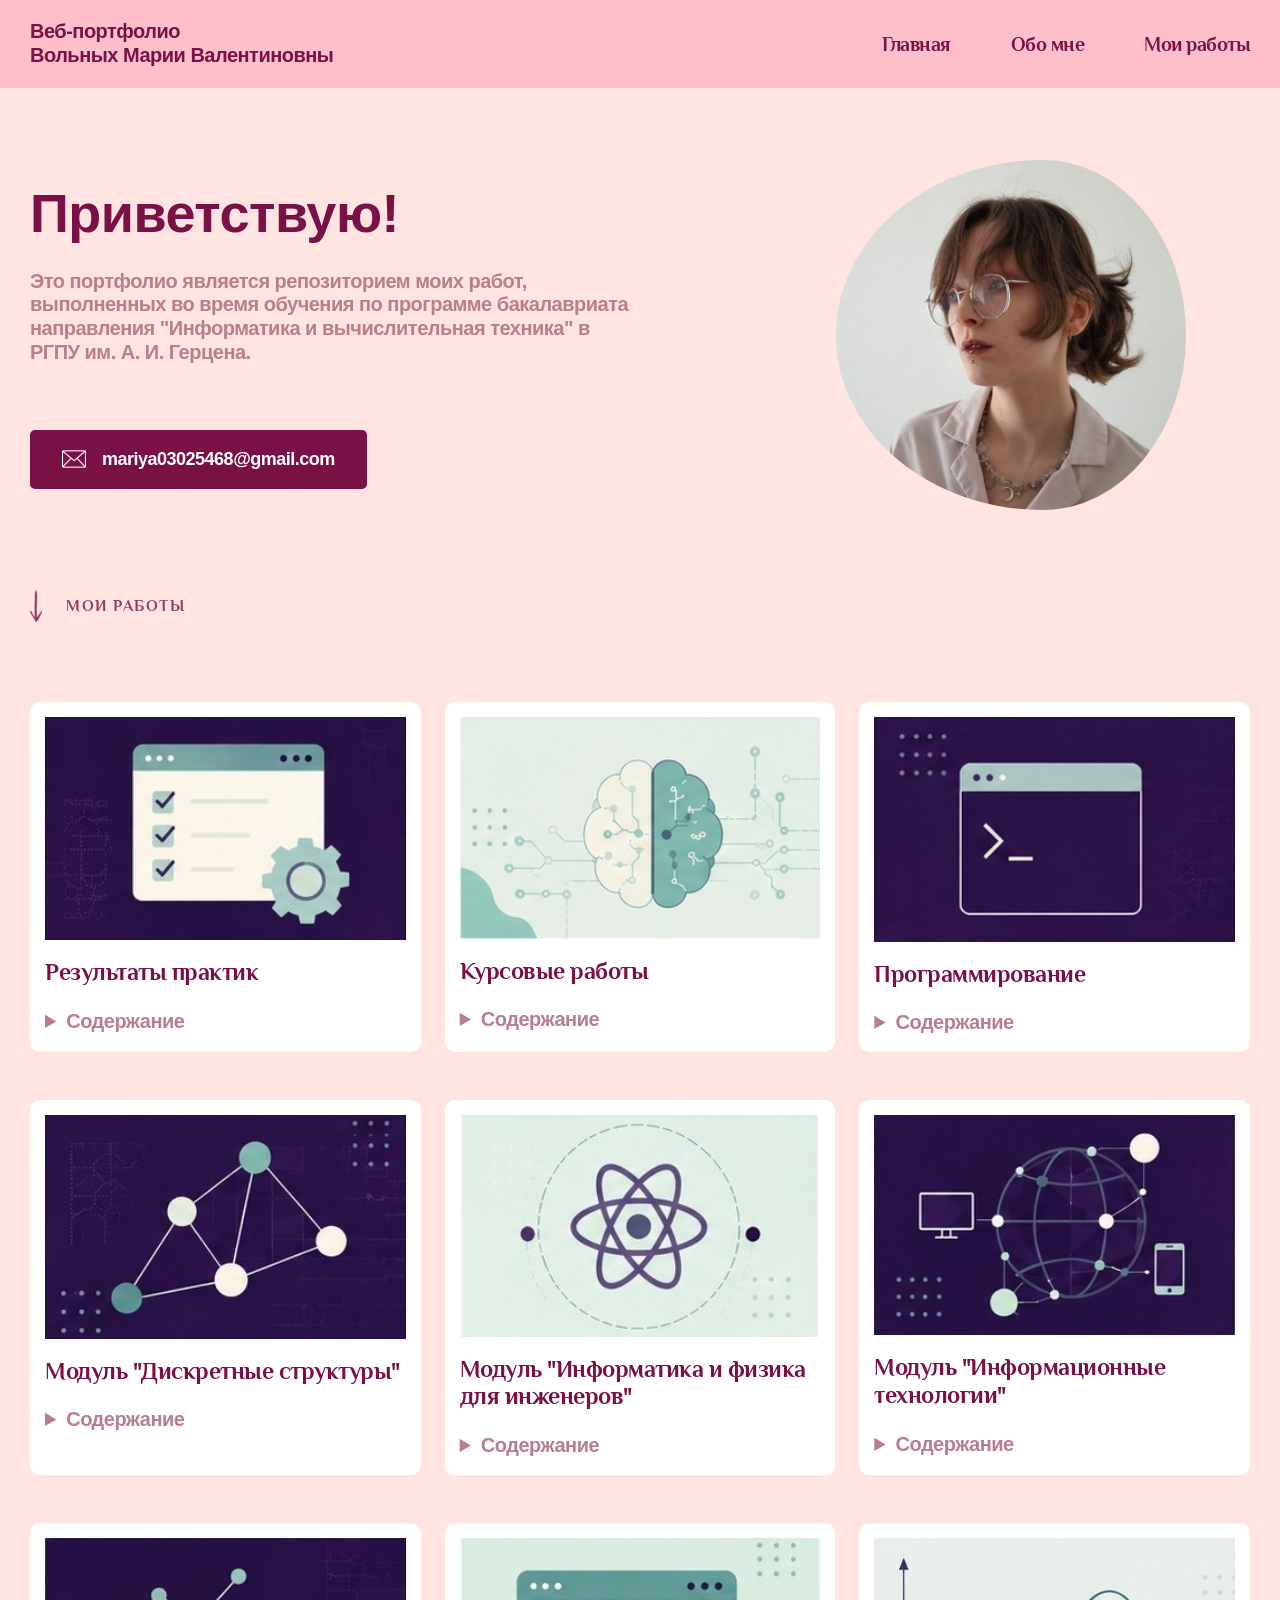
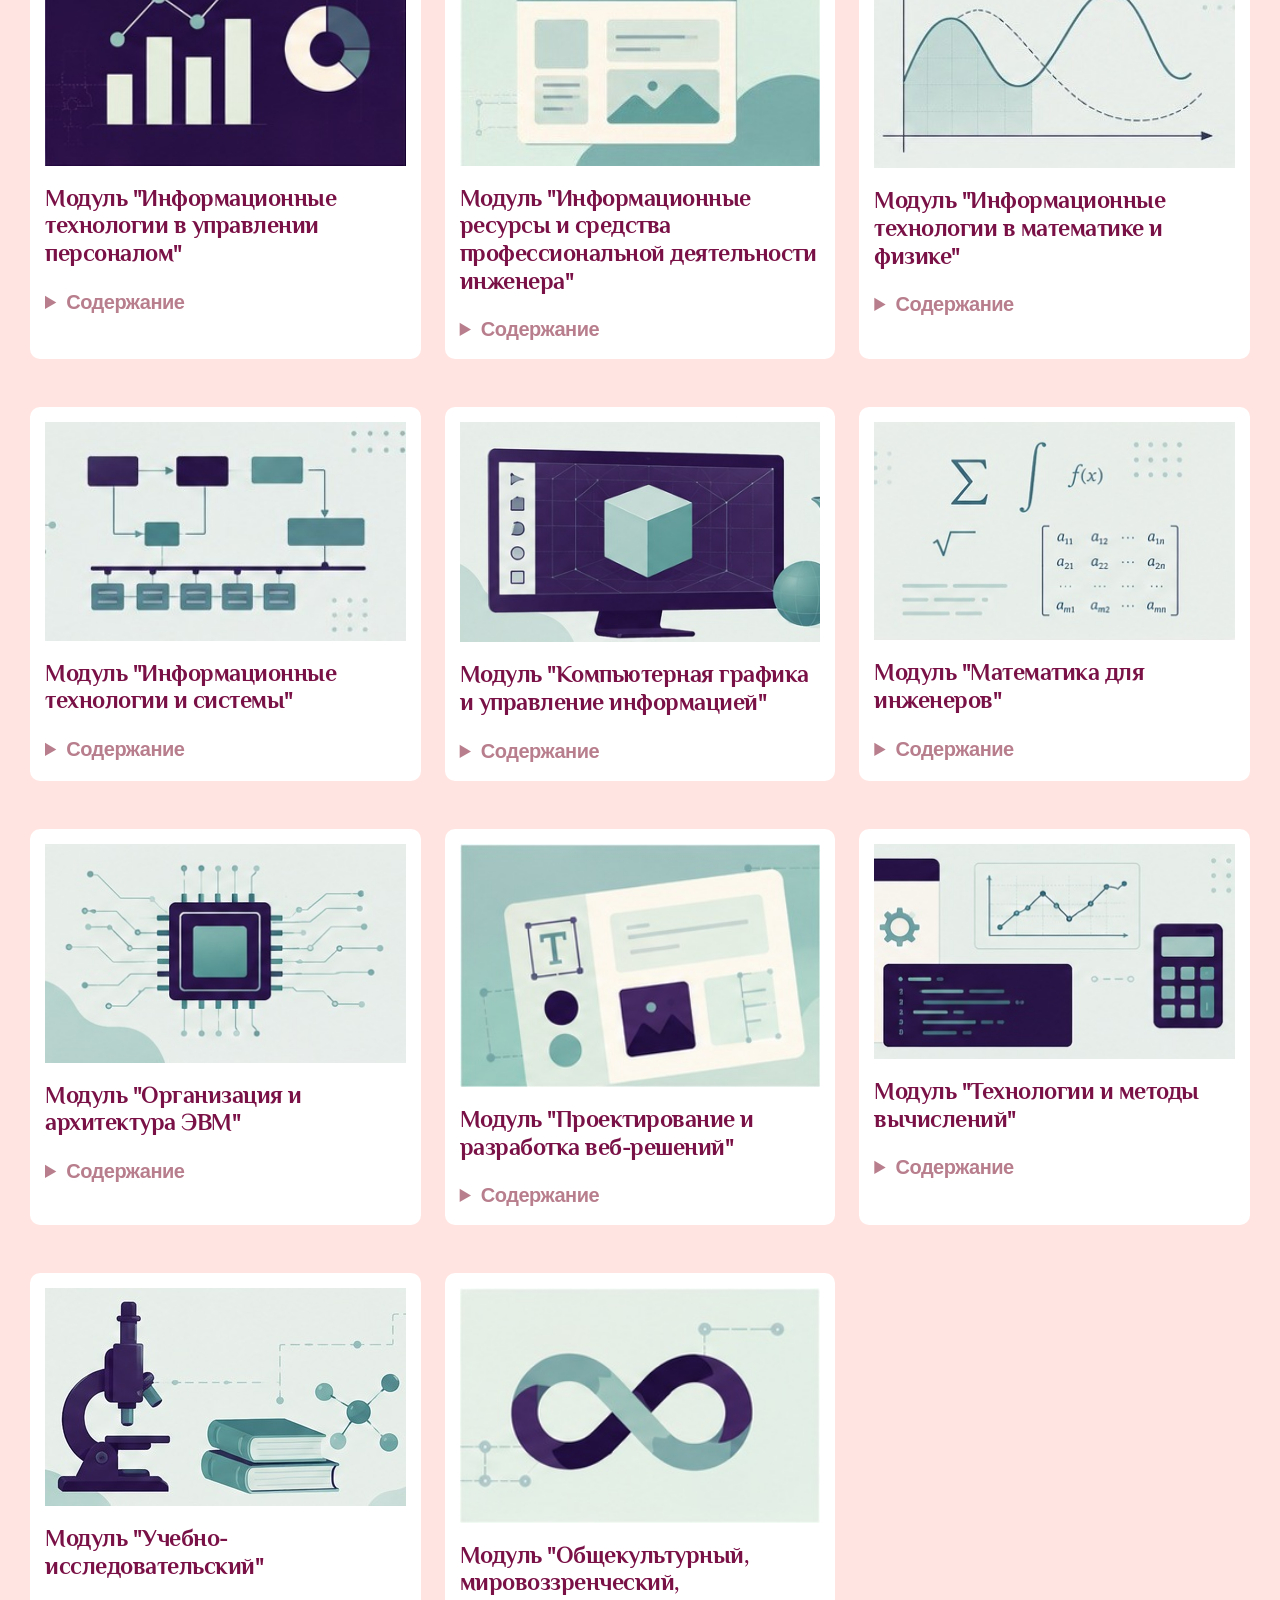
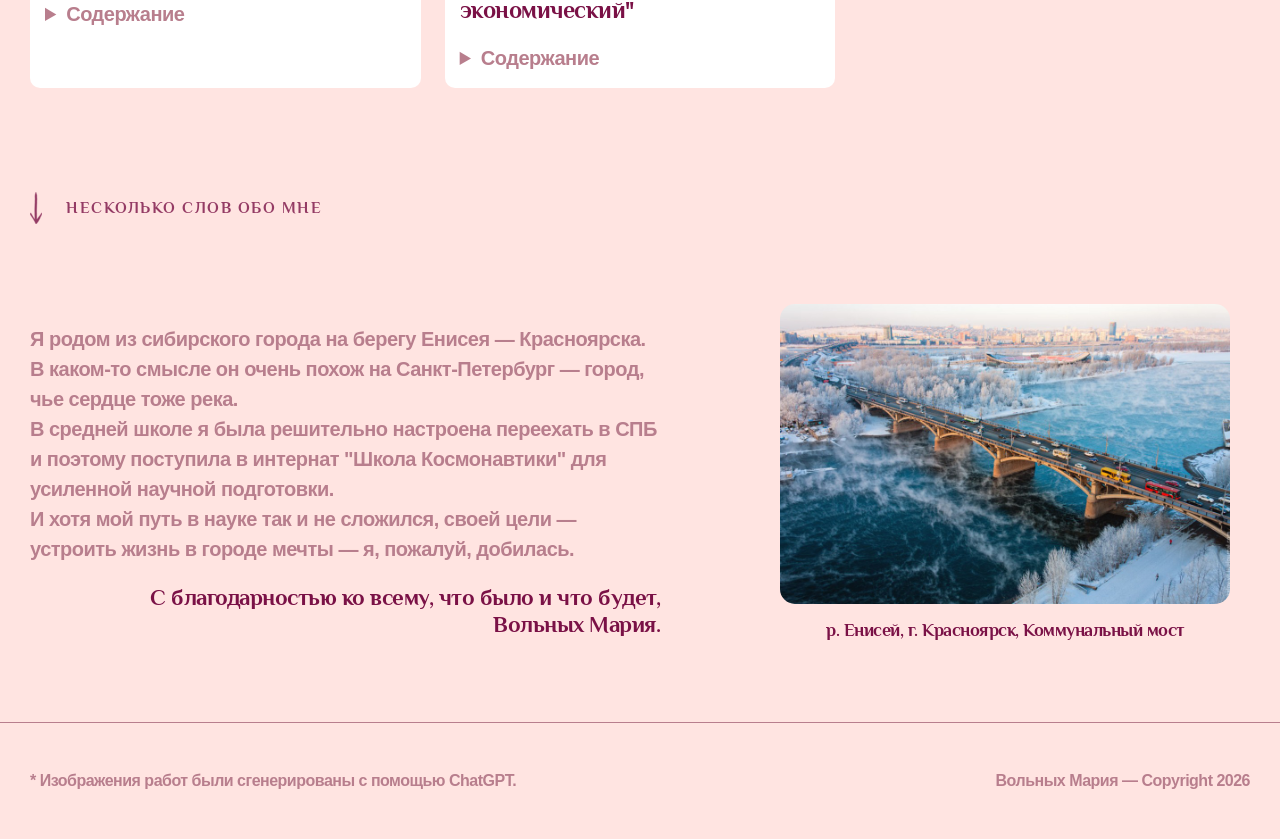
<file: index.html>
<!DOCTYPE html>
<html lang="ru">
<head>
    <meta charset="UTF-8">
    <meta name="viewport" content="width=device-width, initial-scale=1.0">
    <title>Вольных Портфолио</title>
    <link rel="stylesheet" href="style.css">
</head>
<body>
    <header class="header">
        <div class="container">
            <p class="name">
                Веб-портфолио<br>Вольных Марии Валентиновны
            </p>
            <nav class="header__nav">
                <a href="#main" class="header__link"> Главная</a>
                <a href="#about" class="header__link"> Обо мне</a>
                <a href="#works" class="header__link"> Мои работы</a>

            </nav>
        </div>
    </header> 
    <main class="main">
        <section class="welcome" id="main">
            <div class="container">
                <div class="welcome__descr">
                    <h1 class="welcome__title">
                    Приветствую!
                    </h1>
                    <p class="welcome__text">
                        Это портфолио является репозиторием моих работ, выполненных 
                        во время обучения по программе бакалавриата направления 
                        "Информатика и вычислительная техника" в РГПУ им. А. И. Герцена.
                    </p>
                    <a class="btn wellcome__mail" href="mailto:mariya03025468@gmail.com" target="_blank">mariya03025468@gmail.com</a>
                </div>
                <img src="images/me.jpg" alt="" class="welcome__img">
            </div>
        </section>

        <section class="works" id="works">

            <div class="container">

                <button class="works__btn" type="button">
                    <img src="images/works_arrow.png" alt="" class="works__arrow">
                    Мои работы
                </button>


                <div class="works__wrapper">

                    <div class="works__cards">

                        <img class="works__img" src="images/works_pract_bl.jpg" alt="">
                        <h2 class="works__header">Результаты практик</h2>

                        <details class="works__details">
                            <summary class="works__summ">Содержание</summary>
                            <button class="card__btn" type="button">
                                <a href="https://github.com/m-volnykh/m-volnykh.github.io"
                                target="_blank" class="works__links">
                                    2 семестр (учебная)</a>                               
                            </button>
                            <button class="card__btn" type="button">
                                <a href="https://github.com/m-volnykh/m-volnykh.github.io"
                                target="_blank" class="works__links">
                                    3 семестр (учебная)</a>                               
                            </button>
                            <button class="card__btn" type="button">
                                <a href="https://drive.google.com/drive/folders/170WJmGsCCnFp96gljXj-OnRap804UWi4?usp=drive_link"
                                target="_blank" class="works__links">
                                    6 семестр (Практика в школе)</a>                               
                            </button>
                            <button class="card__btn" type="button">
                                <a href="https://github.com/m-volnykh/practice7" 
                                target="_blank" class="works__links">
                                    7 семестр (НИР)</a>                               
                            </button>
                            <button class="card__btn" type="button">
                                <a href="https://github.com/m-volnykh/diploma_practice"
                                target="_blank" class="works__links">
                                    8 семестр (Преддипломная)</a>                               
                            </button>
                        </details>

                    </div>
                    
                    <div class="works__cards">

                        <img class="works__img" src="images/works_papers_bl.jpg" alt="">
                        <h2 class="works__header">Курсовые работы</h2>

                        <details class="works__details">
                            <summary class="works__summ">Содержание</summary>
                            <button class="card__btn" type="button">
                                <a href="https://drive.google.com/file/d/1UDBB9TD5CiAS16zcXIlxW2PFIhkLtoR0/view?usp=drive_link"
                                target="_blank" class="works__links">
                                    Вычислительный эксперимент по изучению законов термодинамики идеального газа</a>                               
                            </button>
                            <button class="card__btn" type="button">
                                <a href="https://drive.google.com/file/d/1jiZP32pzBD6iVv4E5-KQ4R35QUQDnDnz/view?usp=drive_link"
                                target="_blank" class="works__links">
                                    Численное решение систем линейных алгебраических уравнений методом треугольной факторизации </a>                               
                            </button>
                            <button class="card__btn" type="button">
                                <a href="https://drive.google.com/file/d/1jiZP32pzBD6iVv4E5-KQ4R35QUQDnDnz/view?usp=drive_link"
                                target="_blank" class="works__links">
                                    Гибкая методология для управления проектом по конфигурированию системы "1С:Предприятие" для реализации деятельности организации в сфере аренды  </a>                               
                            </button>
                            <button class="card__btn" type="button">
                                <a href="https://drive.google.com/file/d/11Hofk7gb3bw3WOeqJVh48mXdw1_5AP33/view?usp=drive_link"
                                target="_blank" class="works__links">
                                    Анализ подходов к организации и публикации веб-портфолио с использованием современных методологий управления проектами и технических практик  </a>                               
                            </button>

                        </details>

                    </div>

                    <div class="works__cards">

                        <img class="works__img" src="images/works_prog_bl.jpg" alt="">
                        <h2 class="works__header">Программирование</h2>

                        <details class="works__details">
                            <summary class="works__summ">Содержание</summary>
                            <button class="card__btn" type="button">
                                <a href="https://github.com/m-volnykh/programming3-4"
                                target="_blank" class="works__links">
                                    3-4 семестр</a>                               
                            </button>
                            <button class="card__btn" type="button">
                                <a href="https://github.com/m-volnykh/Programming-5"
                                target="_blank" class="works__links">
                                    5 семестр</a>
                            </button>
                            <button class="card__btn" type="button">
                                <a href="https://github.com/m-volnykh/Programming6"
                                target="_blank" class="works__links">
                                    6 семестр</a>
                            </button>
                            <button class="card__btn" type="button">
                                <a href="https://drive.google.com/drive/folders/1O-QNoXYra4dO9VEc5dLBqB4cu89KmudG?usp=sharing"
                                target="_blank" class="works__links">
                                    7 семестр (ЛР)</a>
                            </button>
                            <button class="card__btn" type="button">
                                <a href="https://github.com/m-volnykh/Programming7_RESTful"
                                target="_blank" class="works__links">
                                    7 семестр (RESTful)</a>
                            </button>
                            <button class="card__btn" type="button">
                                <a href="https://github.com/m-volnykh/Programming7_DjangoTutorial"
                                target="_blank" class="works__links">
                                    7 семестр (Django)</a>
                            </button>
                        </details>
                
                    </div> 

                    <div class="works__cards">
                        <img class="works__img" src="images/works_discret_bl.jpg" alt="">
                        <h2 class="works__header">Модуль "Дискретные структуры"</h2>
                        
                        <details class="works__details">
                            <summary class="works__summ">Содержание</summary>
                            <button class="card__btn" type="button">
                                <a href="https://drive.google.com/drive/folders/13X4GyH2Gr1y31n9wnS4I3ijxep_7cWvC?usp=drive_link"
                                target="_blank" class="works__links">
                                    Дискретная математика</a>
                            </button>
                        </details>
                    </div>
          

                    <div class="works__cards">

                        <img class="works__img" src="images/works_itphys_bl.jpg" alt="">
                        <h2 class="works__header">Модуль "Информатика и физика для инженеров"</h2>

                        <details class="works__details">
                            <summary class="works__summ">Содержание</summary>
                            <button class="card__btn" type="button">
                                <a href="https://drive.google.com/drive/folders/11GnhQ7XI-miJI6cbhRF0bXEFpE2c7ade?usp=drive_link"
                                target="_blank" class="works__links">
                                    Информатика</a>                               
                            </button>
                            <button class="card__btn" type="button">
                                <a href="https://drive.google.com/drive/folders/1FgtSIM6nTZPjyZOM3iMcHqlim_3Ia1LG?usp=drive_link"
                                target="_blank" class="works__links">
                                    Физика</a>                               
                            </button>            
                        </details>

                    </div>

                    <div class="works__cards">

                        <img class="works__img" src="images/works_it_bl.jpg" alt="">
                        <h2 class="works__header">Модуль "Информационные технологии"</h2>

                        <details class="works__details">
                            <summary class="works__summ">Содержание</summary>
                            <button class="card__btn" type="button">
                                <a href="https://drive.google.com/drive/folders/1uH5oQ3jNQyDjoHxFuAonPmNp6KA35TeB?usp=drive_link"
                                target="_blank" class="works__links">
                                    Информационные технологии в изучении иностранных языков</a>                               
                            </button>
                            <button class="card__btn" type="button">
                                <a href="https://drive.google.com/drive/folders/1BnK3AX4kIk8b47EFmyVxrkU0SyazwJpR?usp=drive_link"
                                target="_blank" class="works__links">
                                    Информационные технологии м системы бизнес-аналитики</a>                               
                            </button>  
                            <button class="card__btn" type="button">
                                <a href="https://drive.google.com/drive/folders/1wcuNaHf6en4QWN3HZGKpgRMvb49kpTQa?usp=drive_link"
                                target="_blank" class="works__links">
                                    Прикладные информационные технологии</a>                               
                            </button>   
                            <button class="card__btn" type="button">
                                <a href="https://drive.google.com/drive/folders/1kd_ToqvyqU8oNWJdJr77iTlFVemszAP2?usp=drive_link"
                                target="_blank" class="works__links">
                                    Техника и технологии визуализации информации</a>                               
                            </button>        
                        </details>

                    </div>

                    <div class="works__cards">

                        <img class="works__img" src="images/works_itmanag_bl.jpg" alt="">
                        <h2 class="works__header">Модуль "Информационные технологии в управлении персоналом"</h2>

                        <details class="works__details">
                            <summary class="works__summ">Содержание</summary>
                            <button class="card__btn" type="button">
                                <a href="https://drive.google.com/drive/folders/13AS9_ky6R7pu5MQwdLJi4EtwbZpmgErA?usp=drive_link"
                                target="_blank" class="works__links">
                                    ИТ менеджмент</a>                               
                            </button>
                            <button class="card__btn" type="button">
                                <a href="https://drive.google.com/drive/folders/1C3ge0G6zv_jZXVSW9X1kL0sW1lcqqgb5?usp=drive_link"
                                target="_blank" class="works__links">
                                    ИТ оценки персонала</a>                               
                            </button>
                            <button class="card__btn" type="button">
                                <a href="https://drive.google.com/drive/folders/1eitTxl1JU8p9hfkShoaI35NzCSqp8HwW?usp=drive_link"
                                target="_blank" class="works__links">
                                    Основы электронного управления</a>                               
                            </button>
                            <button class="card__btn" type="button">
                                <a href="https://drive.google.com/drive/folders/1eitTxl1JU8p9hfkShoaI35NzCSqp8HwW?usp=drive_link"
                                target="_blank" class="works__links">
                                    Основы электронного управления</a>                               
                            </button>
                        </details>

                    </div>

                    <div class="works__cards">

                        <img class="works__img" src="images/works_sources_bl.jpg" alt="">
                        <h2 class="works__header">Модуль "Информационные ресурсы и средства профессиональной деятельности инженера"</h2>

                        <details class="works__details">
                            <summary class="works__summ">Содержание</summary>
                            <button class="card__btn" type="button">
                                <a href="https://drive.google.com/drive/folders/1ovOAnTT04SS2lD5liPPcLsG1Nkl_dARW?usp=drive_link"
                                target="_blank" class="works__links">
                                    Управление программными проектами</a>                               
                            </button>
                            <button class="card__btn" type="button">
                                <a href="https://drive.google.com/drive/folders/1RqHV8dGh5KCjPk-gqLwN15Ps5eHjrbF2?usp=drive_link"
                                target="_blank" class="works__links">
                                    Мировые информационные ресурсы и цифровые библиотеки</a>                               
                            </button>
                            <button class="card__btn" type="button">
                                <a href="https://drive.google.com/drive/folders/1zbthh3Nl2-uVKXd9UMq-PSdkBkcLul0I?usp=drive_link"
                                target="_blank" class="works__links">
                                    Социальные и профессиональные вопросы информатики и ИТ</a>                               
                            </button>
                        </details>

                    </div>

                    <div class="works__cards">

                        <img class="works__img" src="images/works_itmath_bl.jpg" alt="">
                        <h2 class="works__header">Модуль "Информационные технологии в математике и физике"</h2>

                        <details class="works__details">
                            <summary class="works__summ">Содержание</summary>
                            <button class="card__btn" type="button">
                                <a href="https://drive.google.com/drive/folders/1dGGDBV89HBKIViBQeFPey_RxPCE44F-j?usp=drive_link"
                                target="_blank" class="works__links">
                                    Информационные технологии</a>                               
                            </button>
                            <button class="card__btn" type="button">
                                <a href="https://drive.google.com/drive/folders/1LSS6_UMLMpd2lqaXqZ3KmPIbTbNpSx7f?usp=drive_link"
                                target="_blank" class="works__links">
                                    ИТ в математике</a>                               
                            </button>
                            <button class="card__btn" type="button">
                                <a href="https://drive.google.com/drive/folders/101JBqgwryBqFWcHglTiecex1zFIlLqD4?usp=drive_link"
                                target="_blank" class="works__links">
                                    ИТ в физике</a>                               
                            </button>
                            <button class="card__btn" type="button">
                                <a href="https://drive.google.com/drive/folders/1_H-gXxDhif9q6zxm2Tt3rKtw3-mC5quv?usp=drive_link"
                                target="_blank" class="works__links">
                                    Основы компьютерной алгебры</a>                               
                            </button>
                            <button class="card__btn" type="button">
                                <a href="https://drive.google.com/drive/folders/1LL_cLyyfhQXxvcZJuApgCDAheBfvjlt7?usp=drive_link"
                                target="_blank" class="works__links">
                                    Физика полупроводников</a>                               
                            </button>
                        </details>

                    </div>

                    <div class="works__cards">

                        <img class="works__img" src="images/works_its_bl.jpg" alt="">
                        <h2 class="works__header">Модуль "Информационные технологии и системы"</h2>

                        <details class="works__details">
                            <summary class="works__summ">Содержание</summary>
                            <button class="card__btn" type="button">
                                <a href="https://drive.google.com/drive/folders/1bZQbbocUaXkrsW3Ah4qFKMcHb2MyHqoC?usp=drive_link"
                                target="_blank" class="works__links">
                                    Пакеты прикладных программ для статистической обработки и анализа данных</a>                               
                            </button>
                            <button class="card__btn" type="button">
                                <a href="https://drive.google.com/drive/folders/1wcuNaHf6en4QWN3HZGKpgRMvb49kpTQa?usp=drive_link"
                                target="_blank" class="works__links">
                                    Прикладные информационные технологии</a>                               
                            </button>
            
                        </details>

                    </div>

                    <div class="works__cards">

                        <img class="works__img" src="images/works_cg_bl.jpg" alt="">
                        <h2 class="works__header">Модуль "Компьютерная графика и управление информацией"</h2>

                        <details class="works__details">
                            <summary class="works__summ">Содержание</summary>
                            <button class="card__btn" type="button">
                                <a href="https://drive.google.com/drive/folders/1DpaLzdu1DDaJ7BUB3NSQdKYmn64BF06f?usp=drive_link"
                                target="_blank" class="works__links">
                                    Базы данных</a>                               
                            </button>
                            <button class="card__btn" type="button">
                                <a href="https://drive.google.com/drive/folders/1z1y2GnU6tOg5LMNcil3bloS4ggKZ8eeS?usp=drive_link"
                                target="_blank" class="works__links">
                                    Инженерная графика</a>                               
                            </button>
                                        
                        </details>

                    </div>

                    <div class="works__cards">

                        <img class="works__img" src="images/works_itmath1_bl.jpg" alt="">
                        <h2 class="works__header">Модуль "Математика для инженеров"</h2>

                        <details class="works__details">
                            <summary class="works__summ">Содержание</summary>
                            <button class="card__btn" type="button">
                                <a href="https://drive.google.com/drive/folders/15i7PtSCfoB43LwD5AE3QqvtpCmZ86-1j?usp=drive_link"
                                target="_blank" class="works__links">
                                    Линейная алгебра</a>                               
                            </button>
                            <button class="card__btn" type="button">
                                <a href="https://drive.google.com/drive/folders/1jsSe8VdDF_cwl9srZGh-R_amiAy6Pu5n?usp=drive_link"
                                target="_blank" class="works__links">
                                    Интегралы и дифференциальные уравнения</a>                               
                            </button>
                            <button class="card__btn" type="button">
                                <a href="https://drive.google.com/drive/folders/1RHmuJRtjuBgUFFsxFXsUDHSqy4Sm4dO4?usp=drive_link"
                                target="_blank" class="works__links">
                                    Математический анализ</a>                               
                            </button>
                                        
                        </details>

                    </div>

                    <div class="works__cards">

                        <img class="works__img" src="images/works_os_bl.jpg" alt="">
                        <h2 class="works__header">Модуль "Организация и архитектура ЭВМ"</h2>

                        <details class="works__details">
                            <summary class="works__summ">Содержание</summary>
                            <button class="card__btn" type="button">
                                <a href="https://drive.google.com/drive/folders/1j0i5eCThPmIBDcfNCQ6yyo6_XQsMqls5?usp=drive_link"
                                target="_blank" class="works__links">
                                    Вычислительная техника</a>                               
                            </button>
                            <button class="card__btn" type="button">
                                <a href="https://drive.google.com/drive/folders/1xJSTlhAVmd9rxBjXEAr2QN_O7o6PG7oS?usp=drive_link"
                                target="_blank" class="works__links">
                                    Операционные системы</a>                               
                            </button>
                            <button class="card__btn" type="button">
                                <a href="https://drive.google.com/drive/folders/1NhtZBnBvoAJS7hJC424V8Gw2D9wTsexr?usp=drive_link"
                                target="_blank" class="works__links">
                                    Сети и телекоммуникации</a>                               
                            </button>                           
                        </details>

                    </div>

                    <div class="works__cards">

                        <img class="works__img" src="images/works_web_bl.jpg" alt="">
                        <h2 class="works__header">Модуль "Проектирование и разработка веб-решений"</h2>

                        <details class="works__details">
                            <summary class="works__summ">Содержание</summary>
                            <button class="card__btn" type="button">
                                <a href="https://github.com/m-volnykh/programming3-4"
                                target="_blank" class="works__links">
                                    Серверные веб-технологии</a>                               
                            </button>
            
                        </details>

                    </div>

                    <div class="works__cards">

                        <img class="works__img" src="images/works_engmath_bl.jpg" alt="">
                        <h2 class="works__header">Модуль "Технологии и методы вычислений"</h2>

                        <details class="works__details">
                            <summary class="works__summ">Содержание</summary>
                            <button class="card__btn" type="button">
                                <a href="https://drive.google.com/drive/folders/1lJ0srI-m_7ZEYvXQUmASYYWKPl6uCcqy?usp=drive_link"
                                target="_blank" class="works__links">
                                    Анализ данных и основы Data Science</a>                               
                            </button>
                            <button class="card__btn" type="button">
                                <a href="https://drive.google.com/drive/folders/1RHmuJRtjuBgUFFsxFXsUDHSqy4Sm4dO4?usp=drive_link"
                                target="_blank" class="works__links">
                                    Вычислительная математика</a>                               
                            </button>
                            <button class="card__btn" type="button">
                                <a href="https://drive.google.com/drive/folders/1aywngk3yEjVhHRtg0piDkszpz2712lN_?usp=drive_link"
                                target="_blank" class="works__links">
                                    Технологии компьютерного моделирования</a>                               
                            </button>
                        </details>

                    </div>

                    <div class="works__cards">

                        <img class="works__img" src="images/works_res_bl.jpg" alt="">
                        <h2 class="works__header">Модуль "Учебно-исследовательский"</h2>

                        <details class="works__details">
                            <summary class="works__summ">Содержание</summary>
                            <button class="card__btn" type="button">
                                <a href="https://drive.google.com/drive/folders/1tKaOTyL7GotwXbljU7Q_inOZbCN-JzsS?usp=drive_link" 
                                target="_blank" class="works__links">
                                    Научно-исследовательский проект</a>                               
                            </button>
                            <button class="card__btn" type="button">
                                <a href="https://drive.google.com/drive/folders/1ljKp0P4t2PiKQtGYPNb-tFoMe7imQicm?usp=drive_link" 
                                target="_blank" class="works__links">
                                    Языки написания спецификаций</a>                               
                            </button>
                        </details>

                    </div>

                    <div class="works__cards">

                        <img class="works__img" src="images/works_generic_bl.jpg" alt="">
                        <h2 class="works__header">Модуль "Общекультурный, мировоззренческий, экономический"</h2>

                        <details class="works__details">
                            <summary class="works__summ">Содержание</summary>
                            <button class="card__btn" type="button">
                                <a href="https://drive.google.com/drive/folders/1BRecN2-cw-fmrjUlpLpQfTGo_A9cywDp?usp=drive_link" 
                                target="_blank" class="works__links">
                                    Безопасность жизнедеятельности</a>                               
                            </button>
                            <button class="card__btn" type="button">
                                <a href="https://drive.google.com/drive/folders/1KL2Yw2L7w7RaeqyKlYu6GRl8FqbK2G7z?usp=drive_link" 
                                target="_blank" class="works__links">
                                    Английский язык</a>                               
                            </button>
                        </details>

                    </div>

                </div>
            </div>
        </section>
    </main>

    <section class="about" id="about">
        <div class="container">

            <button class="works__btn" type="button">
                <img src="images/works_arrow.png" alt="" class="works__arrow">
                Несколько слов обо мне
            </button>

            <div class="about__content">

                <div class="about__text">
                    <p class="about__pass">
                    Я родом из сибирского города на берегу Енисея — Красноярска. <br>
                    В каком-то смысле он очень похож на Санкт-Петербург — город, чье сердце тоже река. <br>
                    В средней школе я была решительно настроена переехать в СПБ и поэтому поступила в 
                    интернат "Школа Космонавтики" для усиленной научной подготовки. <br> И хотя мой путь в науке 
                    так и не сложился, своей цели — устроить жизнь в городе мечты — я, пожалуй, добилась.
                    </p>
                    <h3 class="about__sign">
                        С благодарностью ко всему, что было и что будет, <br> Вольных Мария.
                    </h3>
                </div>
                
                <div class="about__imgblock">
                    <img src="images/about_ht.jpg" alt="р. Енисей, г. Красноярск, зима" class="about__img">
                    <h3 class="about__imgdesc">
                        р. Енисей, г. Красноярск, Коммунальный мост
                    </h3>
                </div>
                
            </div>
            
        </div>
    </section>

    <footer class="footer">
        <div class="container">
            <p class="footer__note">* Изображения работ были сгенерированы с помощью ChatGPT.</p>
            <p class="footer__copy">Вольных Мария — Copyright 2026</p>
        </div>        
    </footer>

</body>


</html>
</file>
<file: style.css>
@import url('https://fonts.googleapis.com/css2?family=Philosopher:ital,wght@0,400;0,700;1,400;1,700&display=swap');
@import url('https://fonts.googleapis.com/css2?family=Philosopher:ital,wght@0,400;0,700;1,400;1,700&display=swap');
/*
semibold 600
Bold 700 
Extrabold 800
*/

/*  ______________
    Общий стиль
________________*/

body{
    margin: 0;

    background-color: mistyrose;

    font-family: "Manrope", sans-serif;
    /* font-family: "Philosopher", sans-serif; */
    font-weight: 600;
    font-size: 20px;
    line-height: 1.5;
    letter-spacing: -0.5px;
    /* color: rgb(180, 134, 170); */
    color: rgb(184, 126, 141);
    /* color: rgb(197, 106, 117); */
    
}

section {
    scroll-margin-top: 100px;
}

img {
    max-width: 100%;
}

a {
    color: rgb(122, 17, 70);
    transition: opacity 0.3s;
    text-decoration: none;
}

.container {
    max-width: 1250px;
    margin: auto;
    padding: 0 30px;
}

.btn {
    display: inline-flex;
    align-items: center;
    padding: 16px 32px;
    gap: 16px;

    font-size: 18px;
    /* color: rgb(180, 134, 170); */
    color: white;
     /* Фиол */
    /* color: rgb(126, 53, 110); */

    /* background-color: rgb(237, 245, 247); */
    background-color: rgb(122, 17, 70);

    border-radius: 5px;
}

.btn::before {
    content: url("images/btn_mail.png");
    height: 24px;
}

.btn:hover {
    opacity: 0.8;
}

.header {
    position: fixed;
    width: 100%;
    top: 0;
    background: rgb(255, 192, 203);
    padding: 20px 0;

    z-index: 1000;
}

.header .container {
    display: flex;
    align-items: center;
    justify-content: space-between;
}

.name {
    color: rgb(122, 17, 70); 
    font-size: 20px;
    font-weight: 800;
    line-height: 1.19;
    margin: 0;

}

.header__nav {
    display: flex;
    gap: 60px;
}

.header__link {
    /* color: rgb(122, 17, 17);  */
    font-family: "Philosopher", sans-serif;
    color: rgb(122, 17, 70);
    font-weight: 700;
    font-size: 20px;
    transition: opacity 0.3s;
}

.header__link:hover {
    opacity: 0.6;
}


/*  ______________
    Wellcome
________________*/


.welcome .container {
    display: flex;
    justify-content: space-between;
    align-items: center;
    margin-top: 160px;
}

.welcome__title{
    /* width: 500px; */
    font-weight: 700;
    font-size: 54px;
    line-height: 1.19;

    /* красн */
    /* color: rgb(122, 17, 17); */
    color: rgb(122, 17, 70);
    /* Фиол */
    /* color: rgb(80, 6, 64); */
    /* color: rgb(126, 53, 110); */

    margin-bottom: 24px;
    margin-top: 0;
}

.welcome__text{
    width: 600px;
    line-height: 1.19;
    margin-bottom: 65px;
}

.welcome__img {
    width: 350px;
    height: 350px;
    border-radius: 50%;

    object-fit: cover;
    object-position: center;
    padding-right: 64px;

}


/*  ______________
    Works
________________*/

.works .container {
    margin-top: 80px;

}

.works__btn {
    display: flex;
    align-items: center;
    gap: 24px;
    padding: 0;
    margin-bottom: 80px;

    background-color: transparent;
    border: none;

    font-family: "Philosopher", sans-serif;
    font-weight: 700;
    font-size: 16px;
    letter-spacing: 1.5px;
    text-transform: uppercase;

    color: rgb(122, 17, 70);
    opacity: 0.8;
}

.works__wrapper {
    display: grid;
    grid-template-columns: 1fr 1fr 1fr;
    gap: 24px;
}

.works__cards { 
    /* display: flex; */
    /* flex-direction: column; */
    /* align-items: center; */
    padding: 15px;
    background-color: white;
    border-radius: 10px;
    /* overflow: hidden; */

    margin-bottom: 24px;
}

.works__img {
    width: 100%;
    /* height: 100%; */
    object-fit: cover;
    object-position: center;
}

.works__header {
    font-family: "Philosopher", sans-serif;
    color: rgb(122, 17, 70);
    /* font-weight: 700; */
    font-size: 24px;
    line-height: 1.15;

    margin-top: 10px;

}

.works__details {
    margin-top: auto;

}

.works__summ {
    /* font-family: "Philosopher", sans-serif; */
    /* color: rgb(122, 17, 70); */
    color: rgb(184, 126, 141);
    font-weight: 600;
}

.card__btn {
    width: 100%;
    
    background-color: transparent;
    /* background-color: rgb(184, 126, 141); */
    border-color:rgb(184, 126, 141);
    border-radius: 5px;

    /* font-family: "Philosopher", sans-serif; */
    font-family: "Manrope", sans-serif;
    font-size: 16px;
    /* color: rgb(122, 17, 70); */
    font-weight: 700;

    margin-top: 10px;
    padding: 10px 5px;

}

.card__btn:hover {
    background-color: mistyrose;
    color: white;
    transition: 0.3s;

    /* opacity: 0.8; */
}

/*  ______________
    Works
________________*/

.about .container {
    margin-top: 80px;
}

.about__content {
    display: flex;
    align-items: top;
    justify-content: space-between;
}

.about__text {
    width: 630px;
}

.about__sign {
    text-align: right;

    font-family: "Philosopher", sans-serif;
    color: rgb(122, 17, 70);
    line-height: 1.15;

    margin-top: 10px;
}

.about__img {
    width: 450px;
    border-radius: 15px;

    object-fit: cover;
    object-position: center;
    /* margin-right: 24px; */
}

.about__imgblock{
    margin-right: 20px;
}

.about__imgdesc {
    text-align: center;

    font-family: "Philosopher", sans-serif;
    color: rgb(122, 17, 70);
    line-height: 1.15;
    font-size: 18px;

    margin-top: 8px;
}

/*  ______________
    Footer
________________*/

.footer {
    padding: 30px 0;
    margin-top: 60px;

    border-top: 1px solid rgb(184, 126, 141);

    font-size: 16px;
}

.footer .container {
    display: flex;
    justify-content: space-between;
    align-items: baseline;
    /* gap: 60px; */

}
</file>
